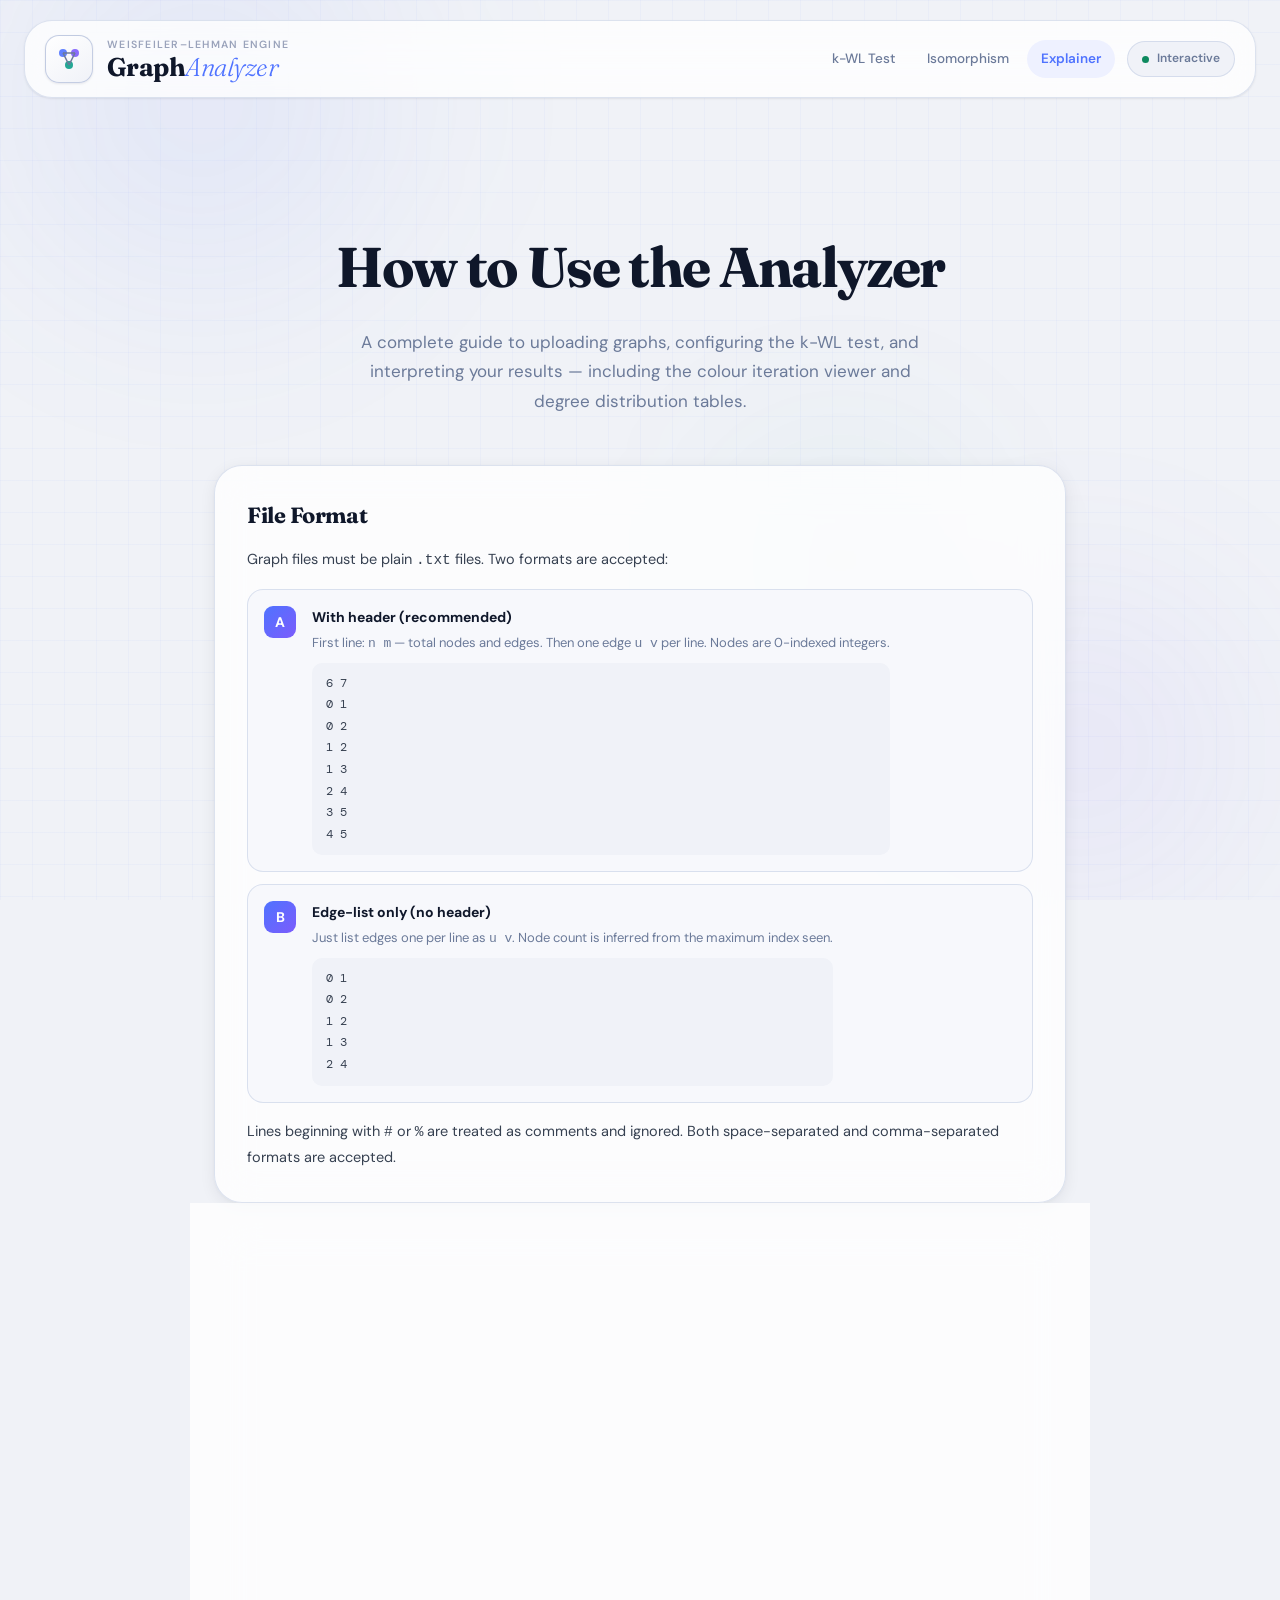
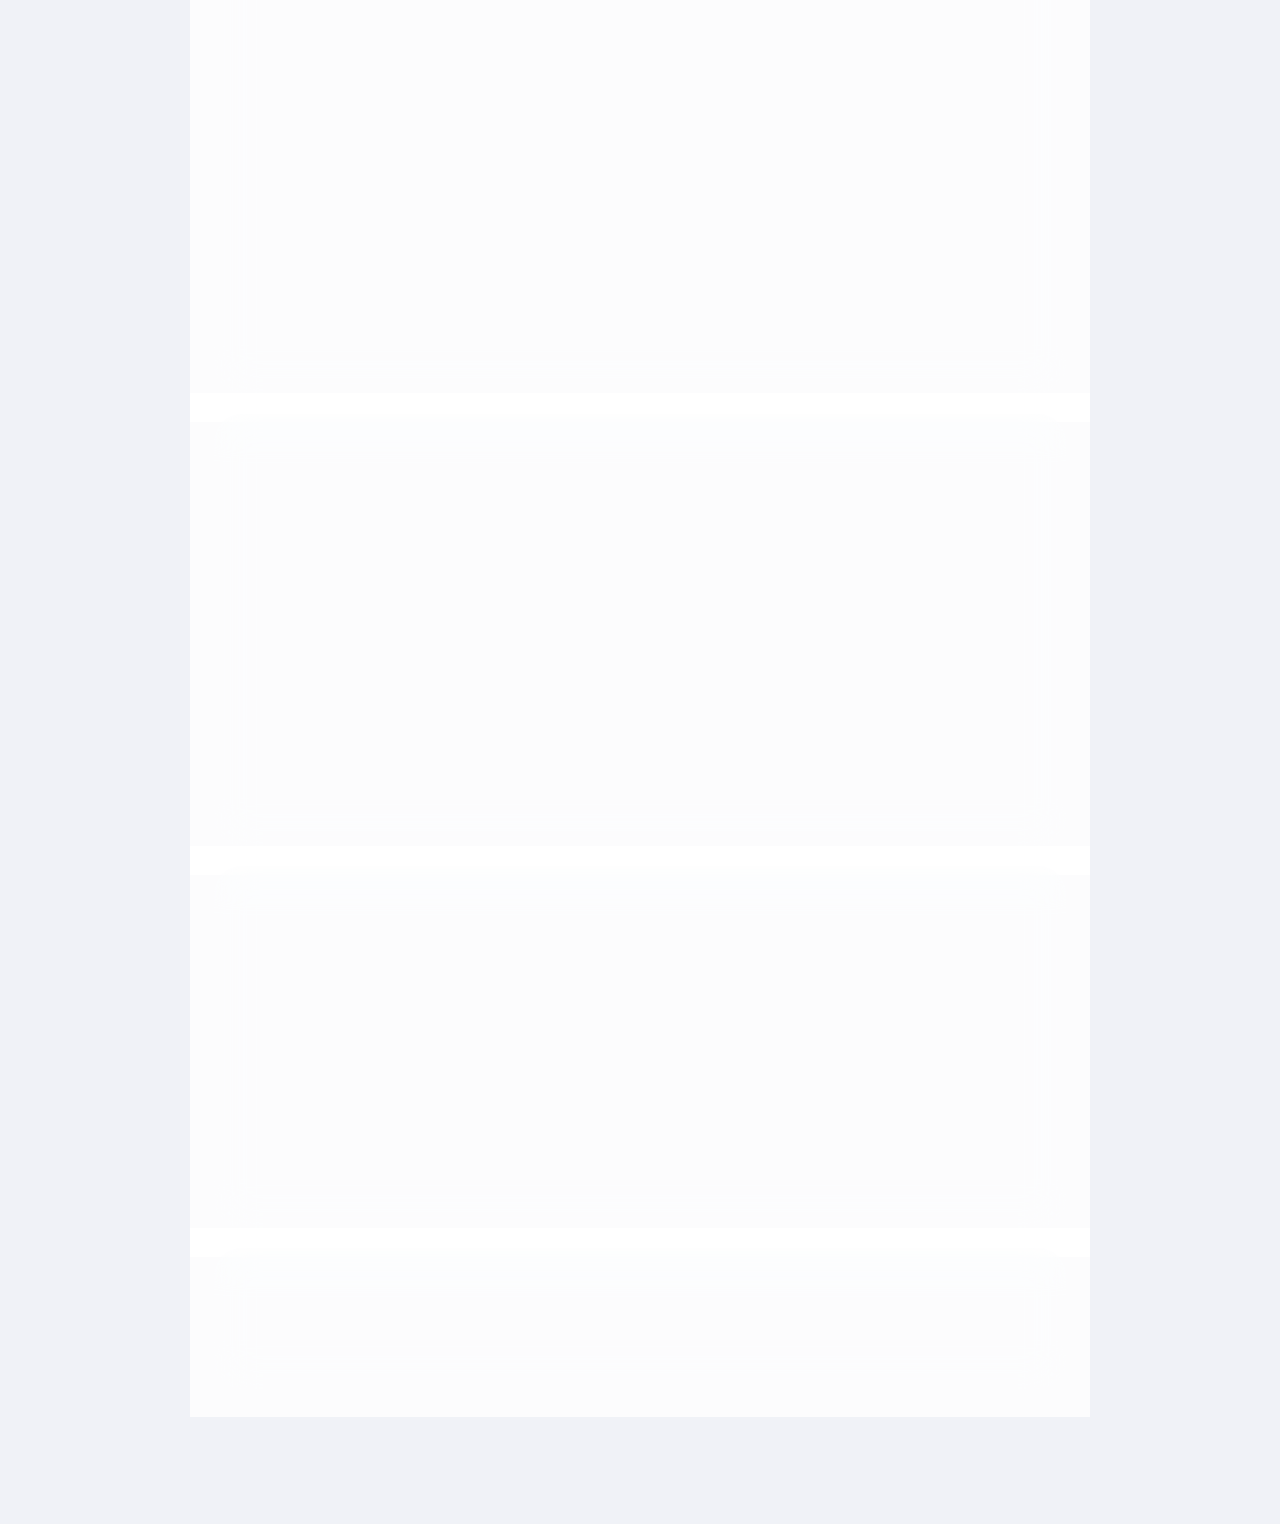
<file: frontend/explain.html>
<!DOCTYPE html>
<html lang="en">
<head>
  <meta charset="UTF-8" />
  <meta name="viewport" content="width=device-width, initial-scale=1.0" />
  <title>Explainer — Graph Analyzer</title>
  <link rel="preconnect" href="https://fonts.googleapis.com" />
  <link rel="preconnect" href="https://fonts.gstatic.com" crossorigin />
  <link href="https://fonts.googleapis.com/css2?family=DM+Sans:wght@300;400;500;600;700&family=DM+Mono:wght@400;500&family=Fraunces:ital,opsz,wght@0,9..144,300;0,9..144,700;1,9..144,400&display=swap" rel="stylesheet" />
  <link rel="stylesheet" href="styles.css" />
</head>
<body>

  <div class="bg-canvas">
    <div class="orb orb-1"></div>
    <div class="orb orb-2"></div>
    <div class="orb orb-3"></div>
  </div>

  <div class="page-shell">
    <header class="topbar">
      <div class="brand">
        <div class="brand-mark">
          <svg width="28" height="28" viewBox="0 0 28 28" fill="none">
            <circle cx="8"  cy="8"  r="4" fill="var(--accent-primary)" opacity="0.9"/>
            <circle cx="20" cy="8"  r="4" fill="var(--accent-violet)"  opacity="0.9"/>
            <circle cx="14" cy="20" r="4" fill="var(--accent-teal)"    opacity="0.9"/>
            <line x1="8"  y1="8"  x2="20" y2="8"  stroke="var(--text-tertiary)" stroke-width="1.5"/>
            <line x1="8"  y1="8"  x2="14" y2="20" stroke="var(--text-tertiary)" stroke-width="1.5"/>
            <line x1="20" y1="8"  x2="14" y2="20" stroke="var(--text-tertiary)" stroke-width="1.5"/>
          </svg>
        </div>
        <div class="brand-copy">
          <span class="brand-tag">Weisfeiler–Lehman Engine</span>
          <h1 class="brand-title">Graph<em>Analyzer</em></h1>
        </div>
      </div>
      <nav class="topbar-nav">
        <a href="index.html"       class="nav-link">k-WL Test</a>
        <a href="isomorphism.html" class="nav-link">Isomorphism</a>
        <a href="explain.html"     class="nav-link active">Explainer</a>
        <div class="status-chip">
          <span class="pulse-dot"></span>
          Interactive
        </div>
      </nav>
    </header>

    <div class="static-page">

      <div class="static-hero anim-slide-up">
        <h2>How to Use the Analyzer</h2>
        <p>A complete guide to uploading graphs, configuring the k-WL test, and interpreting your results — including the colour iteration viewer and degree distribution tables.</p>
      </div>

      <!-- File format -->
      <div class="static-section anim-slide-up anim-d1">
        <h3>File Format</h3>
        <p>Graph files must be plain <code>.txt</code> files. Two formats are accepted:</p>

        <div class="algo-steps" style="margin-top:16px">
          <div class="algo-step">
            <div class="step-num">A</div>
            <div class="step-body">
              <strong>With header (recommended)</strong>
              <p>First line: <code>n m</code> — total nodes and edges. Then one edge <code>u v</code> per line. Nodes are 0-indexed integers.</p>
              <div style="margin-top:8px;padding:10px 14px;background:var(--surface-2);border-radius:10px;font-family:'DM Mono',monospace;font-size:12px;color:var(--text-secondary);line-height:1.8">
                6 7<br>
                0 1<br>
                0 2<br>
                1 2<br>
                1 3<br>
                2 4<br>
                3 5<br>
                4 5
              </div>
            </div>
          </div>
          <div class="algo-step">
            <div class="step-num">B</div>
            <div class="step-body">
              <strong>Edge-list only (no header)</strong>
              <p>Just list edges one per line as <code>u v</code>. Node count is inferred from the maximum index seen.</p>
              <div style="margin-top:8px;padding:10px 14px;background:var(--surface-2);border-radius:10px;font-family:'DM Mono',monospace;font-size:12px;color:var(--text-secondary);line-height:1.8">
                0 1<br>
                0 2<br>
                1 2<br>
                1 3<br>
                2 4
              </div>
            </div>
          </div>
        </div>

        <p style="margin-top:16px">Lines beginning with <code>#</code> or <code>%</code> are treated as comments and ignored. Both space-separated and comma-separated formats are accepted.</p>
      </div>

      <!-- Step by step -->
      <div class="static-section anim-slide-up anim-d2">
        <h3>Step-by-Step Guide</h3>
        <div class="algo-steps">
          <div class="algo-step">
            <div class="step-num">1</div>
            <div class="step-body">
              <strong>Choose Analysis Mode</strong>
              <p><em>Single Graph</em> runs k-WL on one graph and shows the colour refinement. <em>Compare</em> runs k-WL on two graphs simultaneously using a shared hash map — required for a valid isomorphism test.</p>
            </div>
          </div>
          <div class="algo-step">
            <div class="step-num">2</div>
            <div class="step-body">
              <strong>Set k (Refinement Depth)</strong>
              <p>Use the <strong>−</strong> and <strong>+</strong> buttons to choose k from 1 to 5. The safe-limits table below updates to show the maximum graph size for that k. Start with k=1 for large graphs, increase for more distinguishing power.</p>
            </div>
          </div>
          <div class="algo-step">
            <div class="step-num">3</div>
            <div class="step-body">
              <strong>Upload Graph File(s)</strong>
              <p>Click the upload zone or drag and drop a <code>.txt</code> file. In Compare mode, upload Graph A and Graph B separately. The zone turns green when a file is loaded.</p>
            </div>
          </div>
          <div class="algo-step">
            <div class="step-num">4</div>
            <div class="step-body">
              <strong>Run Analysis</strong>
              <p>Click <em>Run Analysis</em>. A progress bar tracks parsing, refinement, and visualization. The algorithm enforces the safe-limits table — if your graph is too large for the chosen k, a clear error explains what to do.</p>
            </div>
          </div>
          <div class="algo-step">
            <div class="step-num">5</div>
            <div class="step-body">
              <strong>Read the Results</strong>
              <p>Results appear in four sections: <em>Analysis Summary</em> (counts), <em>Isomorphism Verdict</em> (compare mode), <em>Color Iterations</em> (interactive graph viewer), and <em>Degree Distribution</em> (per-node tables).</p>
            </div>
          </div>
        </div>
      </div>

      <!-- Reading results -->
      <div class="static-section anim-slide-up anim-d3">
        <h3>Reading the Results</h3>

        <p><strong>Isomorphism Verdict</strong> — shown only in Compare mode. A green ✓ Isomorphic means k-WL cannot distinguish the graphs (they may be isomorphic). A red ✗ Non-Isomorphic is conclusive: the graphs are definitely different. The three signal cards show:</p>
        <ul>
          <li><em>Degree Sequence</em> — do both graphs have the same sorted degree multiset?</li>
          <li><em>k-WL Certificate</em> — do the final tuple colour histograms match?</li>
          <li><em>Divergence</em> — which iteration first produced different node colour distributions?</li>
        </ul>

        <p style="margin-top:12px"><strong>Color Iterations viewer</strong> — click the iteration tabs (Initial, Iter 1, Iter 2 …) to step through each round of colour refinement. Node colours update to reflect their colour class at that iteration. Hover any node to see its id, colour class, and degree. Drag nodes to rearrange the layout.</p>

        <p style="margin-top:12px"><strong>Degree Distribution table</strong> — lists every node and its degree. Nodes with a unique degree (degree that no other node shares) are highlighted in red — these are structural anomalies that often make two graphs easy to distinguish.</p>
      </div>

      <!-- Safe limits -->
      <div class="static-section anim-slide-up anim-d4">
        <h3>Understanding the Size Limits</h3>
        <p>k-WL operates on all n<sup>k</sup> ordered k-tuples. This grows explosively with k:</p>
        <ul>
          <li>k=1, n=1000 → 1,000 tuples ✓</li>
          <li>k=2, n=100 → 10,000 tuples ✓</li>
          <li>k=3, n=50 → 125,000 tuples ✓ (but slow)</li>
          <li>k=3, n=200 → 8,000,000 tuples ✗ browser will freeze</li>
          <li>k=5, n=20 → 3,200,000 tuples — already pushing limits</li>
        </ul>
        <p>The analyzer blocks analysis before it starts if your graph exceeds the safe limit for the chosen k, and suggests a lower k or a smaller graph. The limits in the sidebar are conservative — they ensure a responsive browser experience on typical hardware.</p>
      </div>

      <div class="static-section anim-slide-up">
        <h3>Ready?</h3>
        <p>Go to the <a href="index.html" style="color:var(--accent-primary);font-weight:600">k-WL Analyzer</a> and upload your first graph. For theory, visit the <a href="kwl.html" style="color:var(--accent-primary);font-weight:600">k-WL Test</a> and <a href="isomorphism.html" style="color:var(--accent-primary);font-weight:600">Isomorphism</a> pages.</p>
      </div>

    </div>
  </div>

</body>
</html>
</file>
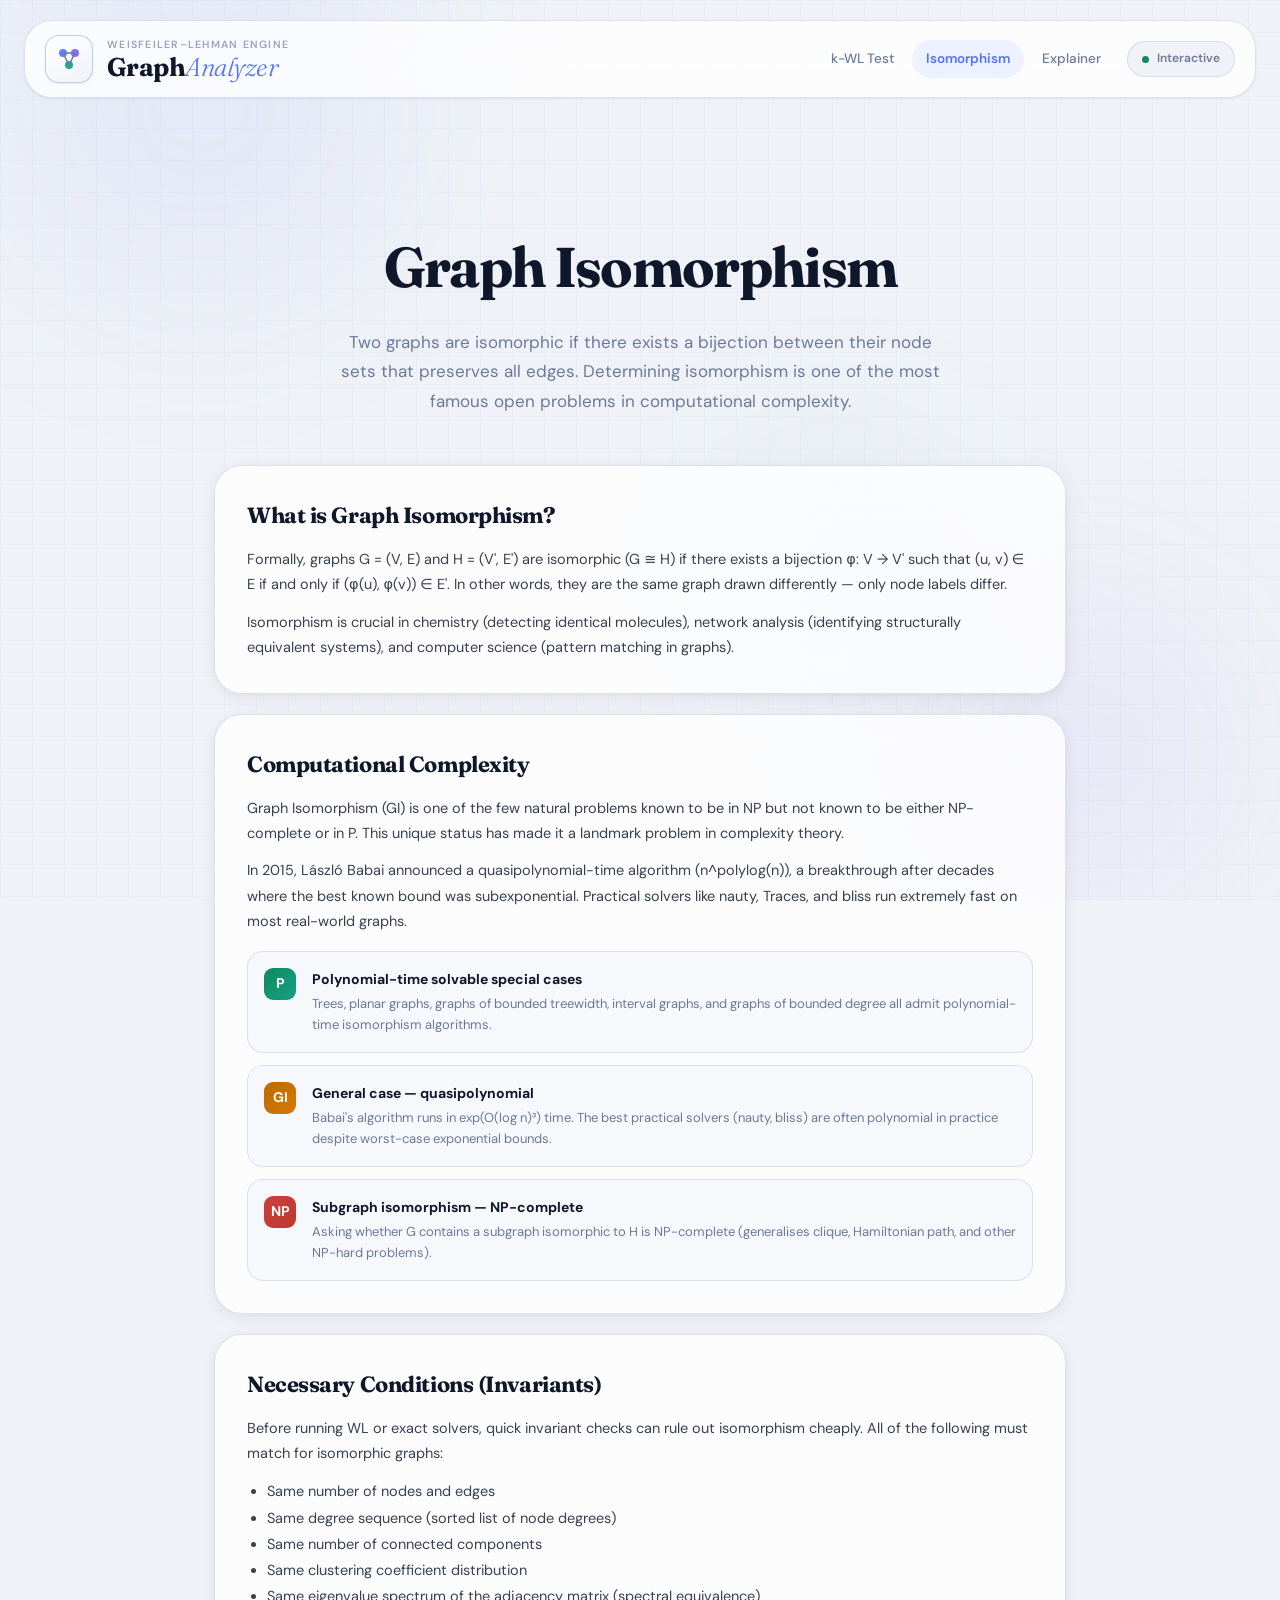
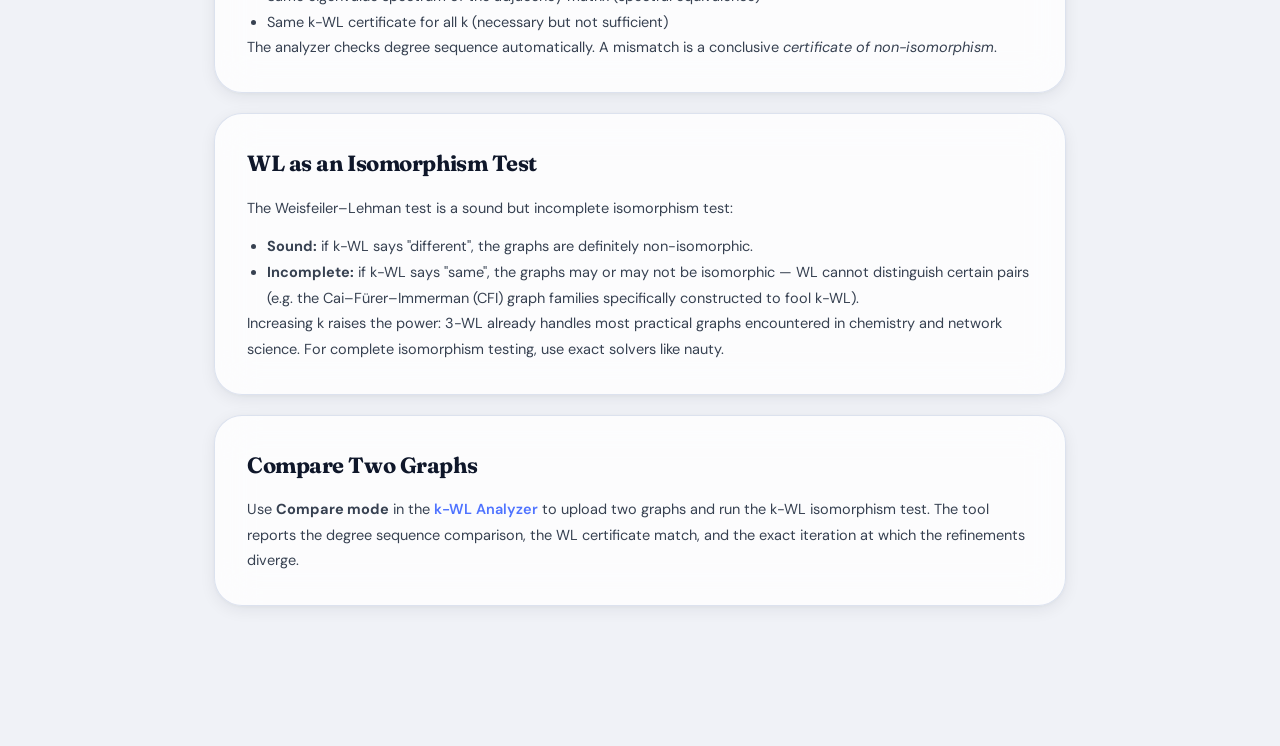
<file: frontend/isomorphism.html>
<!DOCTYPE html>
<html lang="en">
<head>
  <meta charset="UTF-8" />
  <meta name="viewport" content="width=device-width, initial-scale=1.0" />
  <title>Isomorphism — Graph Analyzer</title>
  <link rel="preconnect" href="https://fonts.googleapis.com" />
  <link rel="preconnect" href="https://fonts.gstatic.com" crossorigin />
  <link href="https://fonts.googleapis.com/css2?family=DM+Sans:wght@300;400;500;600;700&family=DM+Mono:wght@400;500&family=Fraunces:ital,opsz,wght@0,9..144,300;0,9..144,700;1,9..144,400&display=swap" rel="stylesheet" />
  <link rel="stylesheet" href="styles.css" />
</head>
<body>

  <div class="bg-canvas">
    <div class="orb orb-1"></div>
    <div class="orb orb-2"></div>
    <div class="orb orb-3"></div>
  </div>

  <div class="page-shell">
    <header class="topbar">
      <div class="brand">
        <div class="brand-mark">
          <svg width="28" height="28" viewBox="0 0 28 28" fill="none">
            <circle cx="8"  cy="8"  r="4" fill="var(--accent-primary)" opacity="0.9"/>
            <circle cx="20" cy="8"  r="4" fill="var(--accent-violet)"  opacity="0.9"/>
            <circle cx="14" cy="20" r="4" fill="var(--accent-teal)"    opacity="0.9"/>
            <line x1="8"  y1="8"  x2="20" y2="8"  stroke="var(--text-tertiary)" stroke-width="1.5"/>
            <line x1="8"  y1="8"  x2="14" y2="20" stroke="var(--text-tertiary)" stroke-width="1.5"/>
            <line x1="20" y1="8"  x2="14" y2="20" stroke="var(--text-tertiary)" stroke-width="1.5"/>
          </svg>
        </div>
        <div class="brand-copy">
          <span class="brand-tag">Weisfeiler–Lehman Engine</span>
          <h1 class="brand-title">Graph<em>Analyzer</em></h1>
        </div>
      </div>
      <nav class="topbar-nav">
        <a href="index.html"       class="nav-link">k-WL Test</a>
        <a href="isomorphism.html" class="nav-link active">Isomorphism</a>
        <a href="explain.html"     class="nav-link">Explainer</a>
        <div class="status-chip">
          <span class="pulse-dot"></span>
          Interactive
        </div>
      </nav>
    </header>

    <div class="static-page">

      <div class="static-hero anim-slide-up">
        <h2>Graph Isomorphism</h2>
        <p>Two graphs are isomorphic if there exists a bijection between their node sets that preserves all edges. Determining isomorphism is one of the most famous open problems in computational complexity.</p>
      </div>

      <div class="static-section anim-slide-up anim-d1">
        <h3>What is Graph Isomorphism?</h3>
        <p>Formally, graphs G = (V, E) and H = (V', E') are isomorphic (G ≅ H) if there exists a bijection φ: V → V' such that (u, v) ∈ E if and only if (φ(u), φ(v)) ∈ E'. In other words, they are the same graph drawn differently — only node labels differ.</p>
        <p>Isomorphism is crucial in chemistry (detecting identical molecules), network analysis (identifying structurally equivalent systems), and computer science (pattern matching in graphs).</p>
      </div>

      <div class="static-section anim-slide-up anim-d2">
        <h3>Computational Complexity</h3>
        <p>Graph Isomorphism (GI) is one of the few natural problems known to be in NP but not known to be either NP-complete or in P. This unique status has made it a landmark problem in complexity theory.</p>
        <p>In 2015, László Babai announced a quasipolynomial-time algorithm (n^polylog(n)), a breakthrough after decades where the best known bound was subexponential. Practical solvers like nauty, Traces, and bliss run extremely fast on most real-world graphs.</p>
        <div class="algo-steps" style="margin-top:16px">
          <div class="algo-step">
            <div class="step-num" style="background:linear-gradient(135deg,var(--success),#16a085)">P</div>
            <div class="step-body">
              <strong>Polynomial-time solvable special cases</strong>
              <p>Trees, planar graphs, graphs of bounded treewidth, interval graphs, and graphs of bounded degree all admit polynomial-time isomorphism algorithms.</p>
            </div>
          </div>
          <div class="algo-step">
            <div class="step-num" style="background:linear-gradient(135deg,var(--warning),#d97706)">GI</div>
            <div class="step-body">
              <strong>General case — quasipolynomial</strong>
              <p>Babai's algorithm runs in exp(O(log n)³) time. The best practical solvers (nauty, bliss) are often polynomial in practice despite worst-case exponential bounds.</p>
            </div>
          </div>
          <div class="algo-step">
            <div class="step-num" style="background:linear-gradient(135deg,var(--danger),#c0392b)">NP</div>
            <div class="step-body">
              <strong>Subgraph isomorphism — NP-complete</strong>
              <p>Asking whether G contains a subgraph isomorphic to H is NP-complete (generalises clique, Hamiltonian path, and other NP-hard problems).</p>
            </div>
          </div>
        </div>
      </div>

      <div class="static-section anim-slide-up anim-d3">
        <h3>Necessary Conditions (Invariants)</h3>
        <p>Before running WL or exact solvers, quick invariant checks can rule out isomorphism cheaply. All of the following must match for isomorphic graphs:</p>
        <ul>
          <li>Same number of nodes and edges</li>
          <li>Same degree sequence (sorted list of node degrees)</li>
          <li>Same number of connected components</li>
          <li>Same clustering coefficient distribution</li>
          <li>Same eigenvalue spectrum of the adjacency matrix (spectral equivalence)</li>
          <li>Same k-WL certificate for all k (necessary but not sufficient)</li>
        </ul>
        <p>The analyzer checks degree sequence automatically. A mismatch is a conclusive <em>certificate of non-isomorphism</em>.</p>
      </div>

      <div class="static-section anim-slide-up anim-d4">
        <h3>WL as an Isomorphism Test</h3>
        <p>The Weisfeiler–Lehman test is a sound but incomplete isomorphism test:</p>
        <ul>
          <li><strong>Sound:</strong> if k-WL says "different", the graphs are definitely non-isomorphic.</li>
          <li><strong>Incomplete:</strong> if k-WL says "same", the graphs may or may not be isomorphic — WL cannot distinguish certain pairs (e.g. the Cai–Fürer–Immerman (CFI) graph families specifically constructed to fool k-WL).</li>
        </ul>
        <p>Increasing k raises the power: 3-WL already handles most practical graphs encountered in chemistry and network science. For complete isomorphism testing, use exact solvers like nauty.</p>
      </div>

      <div class="static-section anim-slide-up">
        <h3>Compare Two Graphs</h3>
        <p>Use <strong>Compare mode</strong> in the <a href="index.html" style="color:var(--accent-primary);font-weight:600">k-WL Analyzer</a> to upload two graphs and run the k-WL isomorphism test. The tool reports the degree sequence comparison, the WL certificate match, and the exact iteration at which the refinements diverge.</p>
      </div>

    </div>
  </div>

</body>
</html>
</file>
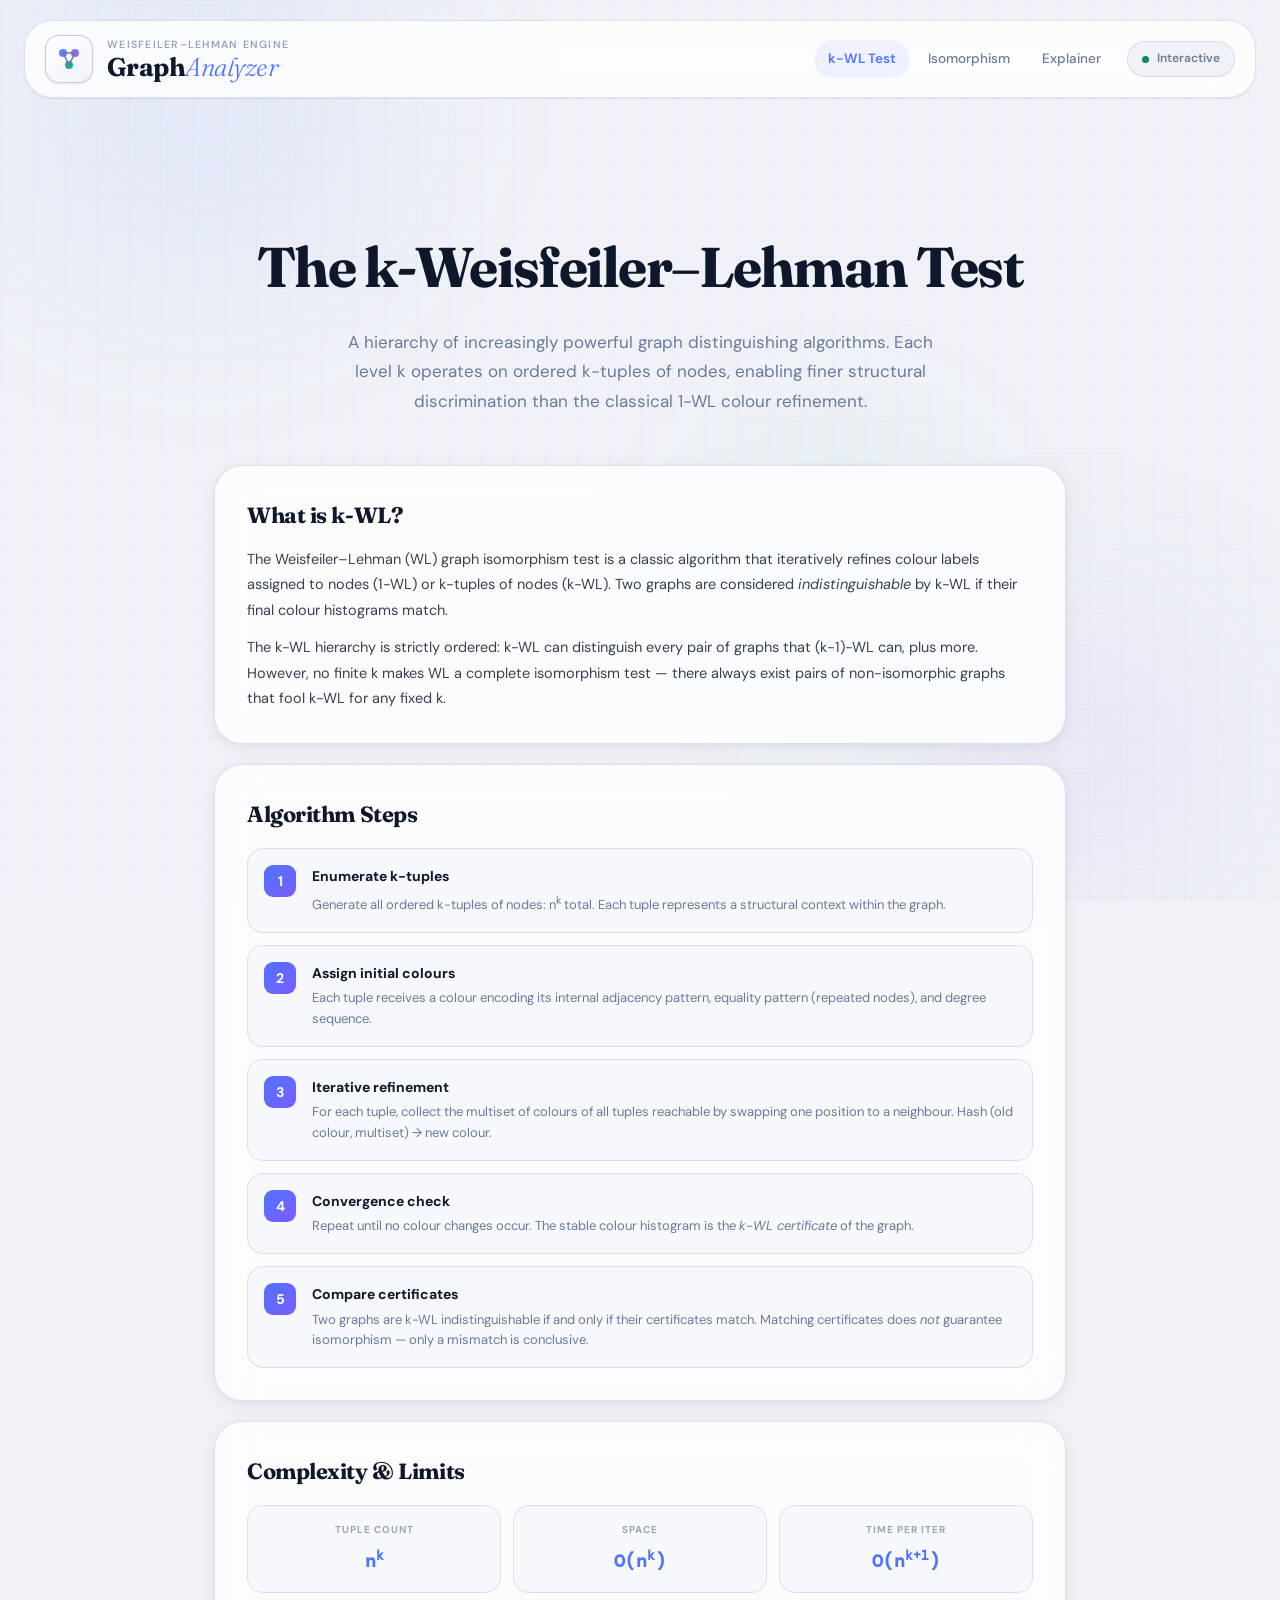
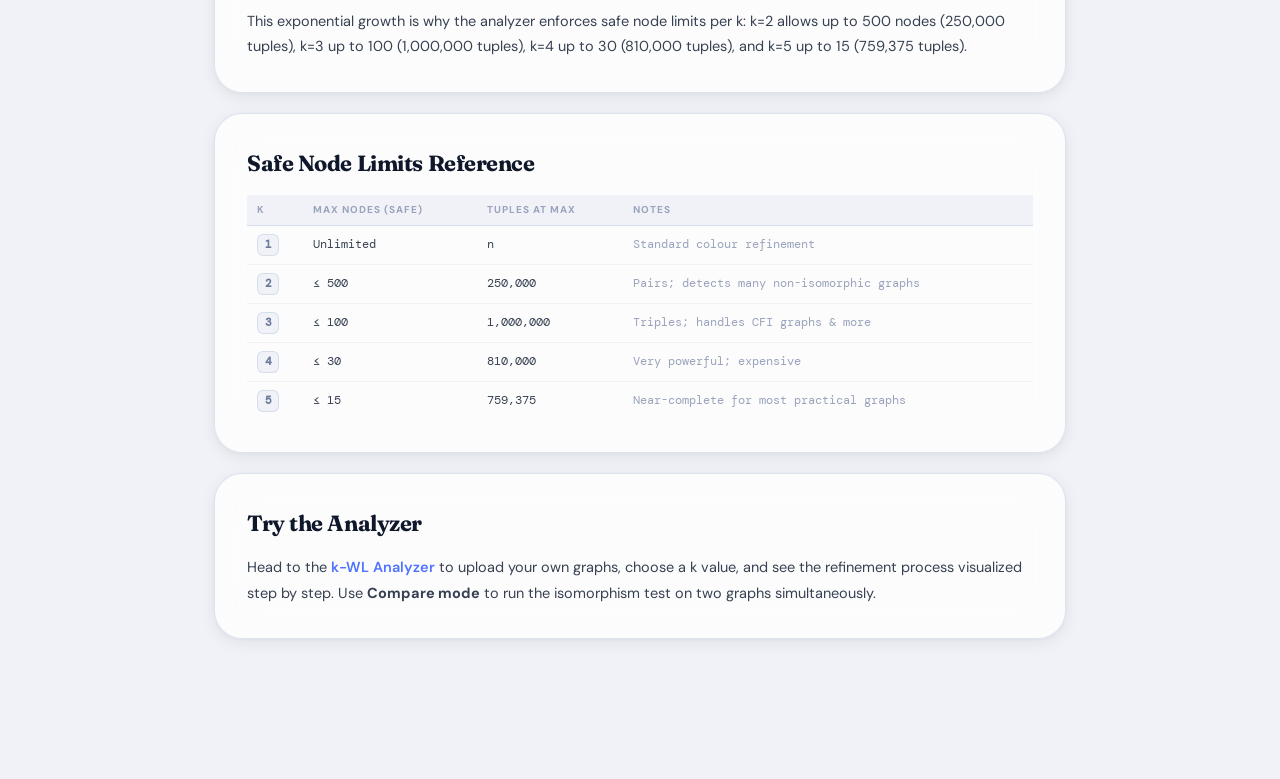
<file: frontend/kwl.html>
<!DOCTYPE html>
<html lang="en">
<head>
  <meta charset="UTF-8" />
  <meta name="viewport" content="width=device-width, initial-scale=1.0" />
  <title>k-WL Test — Graph Analyzer</title>
  <link rel="preconnect" href="https://fonts.googleapis.com" />
  <link rel="preconnect" href="https://fonts.gstatic.com" crossorigin />
  <link href="https://fonts.googleapis.com/css2?family=DM+Sans:wght@300;400;500;600;700&family=DM+Mono:wght@400;500&family=Fraunces:ital,opsz,wght@0,9..144,300;0,9..144,700;1,9..144,400&display=swap" rel="stylesheet" />
  <link rel="stylesheet" href="styles.css" />
</head>
<body>

  <div class="bg-canvas">
    <div class="orb orb-1"></div>
    <div class="orb orb-2"></div>
    <div class="orb orb-3"></div>
  </div>

  <div class="page-shell">
    <header class="topbar">
      <div class="brand">
        <div class="brand-mark">
          <svg width="28" height="28" viewBox="0 0 28 28" fill="none">
            <circle cx="8"  cy="8"  r="4" fill="var(--accent-primary)" opacity="0.9"/>
            <circle cx="20" cy="8"  r="4" fill="var(--accent-violet)"  opacity="0.9"/>
            <circle cx="14" cy="20" r="4" fill="var(--accent-teal)"    opacity="0.9"/>
            <line x1="8"  y1="8"  x2="20" y2="8"  stroke="var(--text-tertiary)" stroke-width="1.5"/>
            <line x1="8"  y1="8"  x2="14" y2="20" stroke="var(--text-tertiary)" stroke-width="1.5"/>
            <line x1="20" y1="8"  x2="14" y2="20" stroke="var(--text-tertiary)" stroke-width="1.5"/>
          </svg>
        </div>
        <div class="brand-copy">
          <span class="brand-tag">Weisfeiler–Lehman Engine</span>
          <h1 class="brand-title">Graph<em>Analyzer</em></h1>
        </div>
      </div>
      <nav class="topbar-nav">
        <a href="index.html"       class="nav-link active">k-WL Test</a>
        <a href="isomorphism.html" class="nav-link">Isomorphism</a>
        <a href="explain.html"     class="nav-link">Explainer</a>
        <div class="status-chip">
          <span class="pulse-dot"></span>
          Interactive
        </div>
      </nav>
    </header>

    <div class="static-page">

      <div class="static-hero anim-slide-up">
        <h2>The k-Weisfeiler–Lehman Test</h2>
        <p>A hierarchy of increasingly powerful graph distinguishing algorithms. Each level k operates on ordered k-tuples of nodes, enabling finer structural discrimination than the classical 1-WL colour refinement.</p>
      </div>

      <div class="static-section anim-slide-up anim-d1">
        <h3>What is k-WL?</h3>
        <p>The Weisfeiler–Lehman (WL) graph isomorphism test is a classic algorithm that iteratively refines colour labels assigned to nodes (1-WL) or k-tuples of nodes (k-WL). Two graphs are considered <em>indistinguishable</em> by k-WL if their final colour histograms match.</p>
        <p>The k-WL hierarchy is strictly ordered: k-WL can distinguish every pair of graphs that (k−1)-WL can, plus more. However, no finite k makes WL a complete isomorphism test — there always exist pairs of non-isomorphic graphs that fool k-WL for any fixed k.</p>
      </div>

      <div class="static-section anim-slide-up anim-d2">
        <h3>Algorithm Steps</h3>
        <div class="algo-steps">
          <div class="algo-step">
            <div class="step-num">1</div>
            <div class="step-body">
              <strong>Enumerate k-tuples</strong>
              <p>Generate all ordered k-tuples of nodes: n<sup>k</sup> total. Each tuple represents a structural context within the graph.</p>
            </div>
          </div>
          <div class="algo-step">
            <div class="step-num">2</div>
            <div class="step-body">
              <strong>Assign initial colours</strong>
              <p>Each tuple receives a colour encoding its internal adjacency pattern, equality pattern (repeated nodes), and degree sequence.</p>
            </div>
          </div>
          <div class="algo-step">
            <div class="step-num">3</div>
            <div class="step-body">
              <strong>Iterative refinement</strong>
              <p>For each tuple, collect the multiset of colours of all tuples reachable by swapping one position to a neighbour. Hash (old colour, multiset) → new colour.</p>
            </div>
          </div>
          <div class="algo-step">
            <div class="step-num">4</div>
            <div class="step-body">
              <strong>Convergence check</strong>
              <p>Repeat until no colour changes occur. The stable colour histogram is the <em>k-WL certificate</em> of the graph.</p>
            </div>
          </div>
          <div class="algo-step">
            <div class="step-num">5</div>
            <div class="step-body">
              <strong>Compare certificates</strong>
              <p>Two graphs are k-WL indistinguishable if and only if their certificates match. Matching certificates does <em>not</em> guarantee isomorphism — only a mismatch is conclusive.</p>
            </div>
          </div>
        </div>
      </div>

      <div class="static-section anim-slide-up anim-d3">
        <h3>Complexity &amp; Limits</h3>
        <div class="complexity-grid">
          <div class="complexity-box">
            <div class="c-label">Tuple count</div>
            <div class="c-val">n<sup style="font-size:13px">k</sup></div>
          </div>
          <div class="complexity-box">
            <div class="c-label">Space</div>
            <div class="c-val">O(n<sup style="font-size:13px">k</sup>)</div>
          </div>
          <div class="complexity-box">
            <div class="c-label">Time per iter</div>
            <div class="c-val">O(n<sup style="font-size:13px">k+1</sup>)</div>
          </div>
        </div>
        <p style="margin-top:16px">This exponential growth is why the analyzer enforces safe node limits per k: k=2 allows up to 500 nodes (250,000 tuples), k=3 up to 100 (1,000,000 tuples), k=4 up to 30 (810,000 tuples), and k=5 up to 15 (759,375 tuples).</p>
      </div>

      <div class="static-section anim-slide-up anim-d4">
        <h3>Safe Node Limits Reference</h3>
        <table class="kwl-limits-table" style="margin-top:8px">
          <thead><tr><th>k</th><th>Max nodes (safe)</th><th>Tuples at max</th><th>Notes</th></tr></thead>
          <tbody>
            <tr><td><span class="k-badge">1</span></td><td>Unlimited</td><td>n</td><td style="font-size:12px;color:var(--text-muted)">Standard colour refinement</td></tr>
            <tr><td><span class="k-badge">2</span></td><td>≤ 500</td><td>250,000</td><td style="font-size:12px;color:var(--text-muted)">Pairs; detects many non-isomorphic graphs</td></tr>
            <tr><td><span class="k-badge">3</span></td><td>≤ 100</td><td>1,000,000</td><td style="font-size:12px;color:var(--text-muted)">Triples; handles CFI graphs &amp; more</td></tr>
            <tr><td><span class="k-badge">4</span></td><td>≤ 30</td><td>810,000</td><td style="font-size:12px;color:var(--text-muted)">Very powerful; expensive</td></tr>
            <tr><td><span class="k-badge">5</span></td><td>≤ 15</td><td>759,375</td><td style="font-size:12px;color:var(--text-muted)">Near-complete for most practical graphs</td></tr>
          </tbody>
        </table>
      </div>

      <div class="static-section anim-slide-up">
        <h3>Try the Analyzer</h3>
        <p>Head to the <a href="index.html" style="color:var(--accent-primary);font-weight:600">k-WL Analyzer</a> to upload your own graphs, choose a k value, and see the refinement process visualized step by step. Use <strong>Compare mode</strong> to run the isomorphism test on two graphs simultaneously.</p>
      </div>

    </div>
  </div>

</body>
</html>
</file>
<file: frontend/styles.css>
/* ============================================================
   styles.css — k-WL Graph Analyzer
   Light theme · Premium design · Advanced animations
   ============================================================ */

/* ------ DESIGN TOKENS -------------------------------------- */
:root {
  /* Background */
  --bg-base: #f0f2f7;
  --bg-page: #eceef5;

  /* Surfaces */
  --surface-0: #ffffff;
  --surface-1: #f7f8fc;
  --surface-2: #f0f2f8;
  --surface-glass: rgba(255, 255, 255, 0.78);

  /* Borders */
  --border-light: rgba(180, 192, 220, 0.45);
  --border-med: rgba(160, 175, 210, 0.6);
  --border-focus: rgba(79, 115, 255, 0.4);

  /* Text */
  --text-primary: #0f172a;
  --text-secondary: #374151;
  --text-tertiary: #6b7a99;
  --text-muted: #9aa3bb;

  /* Accents */
  --accent-primary: #4f73ff;
  --accent-primary-soft: #eef1ff;
  --accent-violet: #7c5cfc;
  --accent-violet-soft: #f0ecff;
  --accent-teal: #0d9e8a;
  --accent-teal-soft: #e6faf7;

  /* Semantic */
  --success: #0e8a5f;
  --success-soft: #e8f9f3;
  --success-border: rgba(14, 138, 95, 0.2);
  --danger: #c94040;
  --danger-soft: #fff0f0;
  --danger-border: rgba(201, 64, 64, 0.2);
  --warning: #b86b00;
  --warning-soft: #fff7ea;
  --warning-border: rgba(184, 107, 0, 0.2);

  /* Shadows */
  --shadow-xs: 0 1px 3px rgba(15, 23, 42, 0.05), 0 1px 2px rgba(15, 23, 42, 0.04);
  --shadow-sm: 0 4px 16px rgba(15, 23, 42, 0.07), 0 1px 4px rgba(15, 23, 42, 0.04);
  --shadow-md: 0 12px 32px rgba(15, 23, 42, 0.09), 0 4px 12px rgba(15, 23, 42, 0.05);
  --shadow-lg: 0 24px 56px rgba(15, 23, 42, 0.12), 0 8px 20px rgba(15, 23, 42, 0.06);
  --shadow-accent: 0 12px 36px rgba(79, 115, 255, 0.2), 0 4px 12px rgba(79, 115, 255, 0.12);

  /* Radii */
  --r-sm: 10px;
  --r-md: 16px;
  --r-lg: 22px;
  --r-xl: 28px;
  --r-pill: 999px;

  /* Spacing */
  --sp-1: 8px;
  --sp-2: 16px;
  --sp-3: 24px;
  --sp-4: 32px;
  --sp-5: 48px;

  /* Graph node colors (harmonious) */
  --gn-0: #4f73ff;
  --gn-1: #7c5cfc;
  --gn-2: #0d9e8a;
  --gn-3: #e67e22;
  --gn-4: #c94040;
  --gn-5: #2980b9;
  --gn-6: #8e44ad;
  --gn-7: #27ae60;
  --gn-8: #d35400;
  --gn-9: #2c3e50;
}

/* ------ RESET & BASE -------------------------------------- */
*, *::before, *::after { box-sizing: border-box; }

html, body {
  min-height: 100%;
  scroll-behavior: smooth;
}

body {
  margin: 0;
  font-family: 'DM Sans', system-ui, -apple-system, sans-serif;
  font-size: 15px;
  line-height: 1.6;
  color: var(--text-primary);
  background: var(--bg-base);
  overflow-x: hidden;
  -webkit-font-smoothing: antialiased;
}

button, input, a { font: inherit; }
button { border: 0; background: none; cursor: pointer; }
a { color: inherit; text-decoration: none; }

/* ------ ANIMATED BACKGROUND -------------------------------- */
.bg-canvas {
  position: fixed;
  inset: 0;
  z-index: 0;
  overflow: hidden;
  pointer-events: none;
}

.bg-canvas::before {
  content: '';
  position: absolute;
  inset: 0;
  background-image:
    linear-gradient(rgba(79, 115, 255, 0.035) 1px, transparent 1px),
    linear-gradient(90deg, rgba(79, 115, 255, 0.035) 1px, transparent 1px);
  background-size: 32px 32px;
}

.orb {
  position: absolute;
  border-radius: 50%;
  filter: blur(70px);
  animation: orbFloat 20s ease-in-out infinite;
  will-change: transform;
}

.orb-1 {
  width: 600px; height: 600px;
  background: radial-gradient(circle, rgba(79, 115, 255, 0.09) 0%, transparent 70%);
  top: -200px; left: -100px;
  animation-duration: 22s;
}

.orb-2 {
  width: 500px; height: 500px;
  background: radial-gradient(circle, rgba(124, 92, 252, 0.08) 0%, transparent 70%);
  bottom: -100px; right: -50px;
  animation-duration: 18s;
  animation-delay: -8s;
}

.orb-3 {
  width: 400px; height: 400px;
  background: radial-gradient(circle, rgba(13, 158, 138, 0.06) 0%, transparent 70%);
  top: 40%; left: 50%;
  animation-duration: 26s;
  animation-delay: -14s;
}

@keyframes orbFloat {
  0%, 100% { transform: translate(0, 0) scale(1); }
  33%       { transform: translate(30px, -40px) scale(1.05); }
  66%       { transform: translate(-20px, 30px) scale(0.96); }
}

/* ------ LAYOUT -------------------------------------------- */
.page-shell {
  position: relative;
  z-index: 1;
  max-width: 1640px;
  margin: 0 auto;
  padding: 20px 24px 40px;
}

/* ------ TOPBAR -------------------------------------------- */
.topbar {
  display: flex;
  align-items: center;
  justify-content: space-between;
  gap: 20px;
  margin-bottom: 24px;
  padding: 14px 20px;
  border-radius: var(--r-xl);
  background: var(--surface-glass);
  backdrop-filter: blur(20px);
  -webkit-backdrop-filter: blur(20px);
  border: 1px solid var(--border-light);
  box-shadow: var(--shadow-xs);
}

.brand {
  display: flex;
  align-items: center;
  gap: 14px;
}

.brand-mark {
  width: 48px;
  height: 48px;
  border-radius: 14px;
  background: linear-gradient(145deg, #ffffff, var(--surface-2));
  border: 1px solid var(--border-med);
  box-shadow: var(--shadow-xs);
  display: grid;
  place-items: center;
  transition: transform 0.2s ease, box-shadow 0.2s ease;
}


.brand-tag {
  display: block;
  font-size: 10.5px;
  font-weight: 600;
  letter-spacing: 0.12em;
  text-transform: uppercase;
  color: var(--text-muted);
  margin-bottom: 1px;
}

.brand-title {
  margin: 0;
  font-family: 'Fraunces', Georgia, serif;
  font-size: clamp(20px, 2vw, 28px);
  font-weight: 700;
  line-height: 1;
  letter-spacing: -0.02em;
  color: var(--text-primary);
}

.brand-title em {
  font-style: italic;
  font-weight: 300;
  color: var(--accent-primary);
}

.topbar-nav {
  display: flex;
  align-items: center;
  gap: 4px;
}

.nav-link {
  padding: 8px 14px;
  border-radius: var(--r-pill);
  font-size: 13.5px;
  font-weight: 500;
  color: var(--text-tertiary);
  transition: color 0.15s, background 0.15s;
}

.nav-link:hover {
  color: var(--text-secondary);
  background: var(--surface-2);
}

.nav-link.active {
  color: var(--accent-primary);
  background: var(--accent-primary-soft);
  font-weight: 600;
}

.status-chip {
  display: inline-flex;
  align-items: center;
  gap: 8px;
  padding: 7px 14px;
  border-radius: var(--r-pill);
  background: var(--surface-2);
  border: 1px solid var(--border-light);
  font-size: 12px;
  font-weight: 600;
  color: var(--text-tertiary);
  margin-left: 8px;
}

.pulse-dot {
  width: 7px;
  height: 7px;
  border-radius: 50%;
  background: var(--success);
  animation: pulse 2.4s ease-in-out infinite;
}

@keyframes pulse {
  0%, 100% { box-shadow: 0 0 0 0 rgba(14, 138, 95, 0.5); }
  50%       { box-shadow: 0 0 0 5px rgba(14, 138, 95, 0); }
}

/* ------ WORKSPACE ----------------------------------------- */
.workspace {
  display: grid;
  grid-template-columns: 340px minmax(0, 1fr);
  gap: 20px;
  align-items: start;
}

/* ------ PANELS -------------------------------------------- */
.panel {
  border-radius: var(--r-xl);
  background: var(--surface-glass);
  backdrop-filter: blur(20px);
  -webkit-backdrop-filter: blur(20px);
  border: 1px solid var(--border-light);
  box-shadow: var(--shadow-sm);
  transition: border-color 0.2s, box-shadow 0.2s;
}

.panel:hover {
  border-color: var(--border-med);
  box-shadow: var(--shadow-md);
}

.config-panel {
  padding: 22px;
  display: flex;
  flex-direction: column;
  gap: 20px;
}

.panel-header {
  margin-bottom: 4px;
}

.panel-eyebrow {
  font-size: 10.5px;
  font-weight: 700;
  letter-spacing: 0.14em;
  text-transform: uppercase;
  color: var(--text-muted);
  margin: 0 0 6px;
}

.panel-header h2 {
  margin: 0;
  font-family: 'Fraunces', serif;
  font-size: 22px;
  font-weight: 700;
  letter-spacing: -0.02em;
  color: var(--text-primary);
}

.control-rail {
  display: flex;
  flex-direction: column;
  gap: 14px;
}

/* ------ FIELD BLOCKS -------------------------------------- */
.field-block {
  display: flex;
  flex-direction: column;
  gap: 10px;
}

.field-label {
  font-size: 12.5px;
  font-weight: 700;
  letter-spacing: 0.03em;
  color: var(--text-secondary);
}

.field-label-row {
  display: flex;
  align-items: center;
  justify-content: space-between;
}

.field-tag {
  font-size: 11px;
  font-weight: 600;
  color: var(--text-muted);
  background: var(--surface-2);
  border: 1px solid var(--border-light);
  padding: 3px 9px;
  border-radius: var(--r-pill);
}

.field-hint {
  font-size: 11.5px;
  color: var(--text-muted);
  margin: 0;
  line-height: 1.5;
}

/* ------ MODE TOGGLE --------------------------------------- */
.mode-toggle {
  display: grid;
  grid-template-columns: 1fr 1fr;
  gap: 6px;
  padding: 6px;
  background: var(--surface-2);
  border: 1px solid var(--border-light);
  border-radius: var(--r-md);
}

.mode-btn {
  display: flex;
  align-items: center;
  justify-content: center;
  gap: 8px;
  padding: 10px 12px;
  border-radius: 11px;
  font-size: 13px;
  font-weight: 600;
  color: var(--text-tertiary);
  transition: all 0.2s cubic-bezier(0.34, 1.56, 0.64, 1);
}

.mode-btn:hover {
  color: var(--text-secondary);
  background: rgba(255,255,255,0.6);
}

.mode-btn.active {
  color: var(--accent-primary);
  background: var(--surface-0);
  box-shadow: var(--shadow-xs), 0 0 0 1px rgba(79, 115, 255, 0.08);
  transform: scale(1.02);
}

.mode-icon {
  display: flex;
  align-items: center;
  opacity: 0.8;
}

/* ------ K CONTROL ----------------------------------------- */
.k-control {
  display: flex;
  align-items: center;
  gap: 10px;
}

.k-stepper {
  width: 44px;
  height: 44px;
  border-radius: 12px;
  background: var(--surface-0);
  border: 1.5px solid var(--border-med);
  font-size: 22px;
  font-weight: 400;
  color: var(--text-tertiary);
  display: grid;
  place-items: center;
  transition: all 0.15s ease;
  line-height: 1;
  box-shadow: var(--shadow-xs);
  flex-shrink: 0;
  user-select: none;
  -webkit-user-select: none;
}

.k-stepper:hover {
  background: var(--accent-primary-soft);
  border-color: var(--border-focus);
  color: var(--accent-primary);
  transform: scale(1.06);
}

.k-stepper:active {
  transform: scale(0.95);
}

/* FIX: replaced <input type="number"> with a plain display div
   to eliminate native spinner arrows that caused invisible value drift */
.k-value-display {
  flex: 1;
  height: 48px;
  border-radius: 13px;
  border: 1.5px solid var(--border-med);
  background: var(--surface-0);
  display: flex;
  align-items: center;
  justify-content: center;
  font-family: 'Fraunces', serif;
  font-size: 28px;
  font-weight: 700;
  color: var(--text-primary);
  box-shadow: var(--shadow-xs);
  transition: border-color 0.15s;
  user-select: none;
  -webkit-user-select: none;
}

.k-value-display.bump {
  animation: kBump 0.35s cubic-bezier(0.34, 1.56, 0.64, 1);
}

@keyframes kBump {
  0%   { transform: scale(1); }
  40%  { transform: scale(1.28); }
  100% { transform: scale(1); }
}

/* ------ k-WL SAFE LIMITS TABLE ---------------------------- */
.kwl-limits-wrap {
  border-radius: var(--r-md);
  border: 1px solid var(--border-light);
  background: var(--surface-1);
  overflow: hidden;
}

.kwl-limits-label {
  display: flex;
  align-items: center;
  gap: 6px;
  padding: 9px 12px 8px;
  font-size: 10.5px;
  font-weight: 700;
  letter-spacing: 0.1em;
  text-transform: uppercase;
  color: var(--text-muted);
  border-bottom: 1px solid var(--border-light);
  background: var(--surface-2);
}

.kwl-limits-table {
  width: 100%;
  border-collapse: collapse;
  font-size: 12px;
}

.kwl-limits-table thead tr {
  border-bottom: 1px solid var(--border-light);
}

.kwl-limits-table th {
  padding: 7px 10px;
  font-size: 10px;
  font-weight: 700;
  letter-spacing: 0.1em;
  text-transform: uppercase;
  color: var(--text-muted);
  text-align: left;
  background: var(--surface-2);
}

.kwl-limits-table td {
  padding: 8px 10px;
  color: var(--text-secondary);
  border-bottom: 1px solid rgba(180, 192, 220, 0.18);
  font-family: 'DM Mono', monospace;
  font-size: 11.5px;
  transition: background 0.15s;
}

.kwl-limits-table tbody tr:last-child td {
  border-bottom: 0;
}

.kwl-limits-table tbody tr:hover td {
  background: var(--surface-0);
}

.kwl-limits-table tbody tr.active-k td {
  background: var(--accent-primary-soft);
  color: var(--accent-primary);
  font-weight: 600;
}

.kwl-limits-table tbody tr.active-k .k-badge {
  background: var(--accent-primary);
  color: white;
}

.k-badge {
  display: inline-flex;
  align-items: center;
  justify-content: center;
  width: 22px;
  height: 22px;
  border-radius: 6px;
  background: var(--surface-2);
  border: 1px solid var(--border-light);
  font-size: 11px;
  font-weight: 700;
  color: var(--text-tertiary);
  transition: background 0.2s, color 0.2s;
}

.tuple-col {
  color: var(--text-muted);
  font-size: 11px;
}

.kwl-limits-table tbody tr.active-k .tuple-col {
  color: var(--accent-primary);
  opacity: 0.8;
}

/* ------ UPLOAD ZONES (FIXED) ------------------------------ */
/*
  FIX: The original code placed input[type=file] absolutely covering
  the whole zone. Any decorative children above z-index:0 swallowed
  clicks before they reached the input. Solution: use a <label for="...">
  that covers the zone, and let the input live hidden but accessible.
*/
.upload-zone {
  position: relative;
  border: 1.5px dashed var(--border-med);
  border-radius: var(--r-md);
  background: var(--surface-1);
  padding: 16px;
  transition: all 0.2s ease;
  display: grid;
  grid-template-columns: 40px 1fr;
  grid-template-rows: auto auto;
  gap: 0 12px;
  align-items: center;
  overflow: hidden;
}

/* The label covers the entire zone, making the whole card clickable */
.upload-zone .upload-trigger-label {
  position: absolute;
  inset: 0;
  cursor: pointer;
  z-index: 2;
}

/* Input is hidden but still functional via the label */
.upload-zone input[type="file"] {
  position: absolute;
  width: 1px;
  height: 1px;
  opacity: 0;
  pointer-events: none;
}

.upload-zone:hover,
.upload-zone.dragover {
  border-color: var(--accent-primary);
  background: var(--accent-primary-soft);
  transform: translateY(-1px);
  box-shadow: var(--shadow-sm);
}

.upload-zone.loaded {
  border-color: var(--success);
  background: var(--success-soft);
  border-style: solid;
}

.upload-icon {
  width: 40px;
  height: 40px;
  border-radius: 11px;
  background: var(--surface-0);
  border: 1px solid var(--border-light);
  display: grid;
  place-items: center;
  color: var(--text-tertiary);
  grid-row: 1 / 3;
  box-shadow: var(--shadow-xs);
  position: relative;
  z-index: 1;
}

.upload-zone.loaded .upload-icon {
  background: var(--success-soft);
  border-color: var(--success-border);
  color: var(--success);
}

.upload-text {
  display: flex;
  flex-direction: column;
  gap: 1px;
  position: relative;
  z-index: 1;
}

.upload-text strong {
  font-size: 13.5px;
  font-weight: 700;
  color: var(--text-secondary);
}

.upload-text span {
  font-size: 11.5px;
  color: var(--text-muted);
}

.upload-filename {
  grid-column: 2;
  font-size: 11px;
  font-family: 'DM Mono', monospace;
  color: var(--text-muted);
  white-space: nowrap;
  overflow: hidden;
  text-overflow: ellipsis;
  margin-top: 4px;
  position: relative;
  z-index: 1;
}

.upload-zone.loaded .upload-filename {
  color: var(--success);
  font-weight: 600;
}

.hidden { display: none !important; }

/* ------ SOUND TOGGLE -------------------------------------- */
.sound-row {
  display: flex;
  align-items: center;
  gap: 12px;
  width: 100%;
  padding: 12px 14px;
  border-radius: var(--r-md);
  background: var(--surface-1);
  border: 1px solid var(--border-light);
  transition: all 0.15s ease;
}

.sound-row:hover {
  background: var(--surface-0);
  border-color: var(--border-med);
}

.toggle-track {
  width: 44px;
  height: 26px;
  border-radius: var(--r-pill);
  background: var(--surface-2);
  border: 1px solid var(--border-med);
  position: relative;
  flex-shrink: 0;
  transition: background 0.2s ease;
}

.sound-row[aria-pressed="true"] .toggle-track {
  background: var(--accent-primary);
  border-color: transparent;
}

.toggle-thumb {
  position: absolute;
  top: 3px;
  left: 3px;
  width: 18px;
  height: 18px;
  border-radius: 50%;
  background: white;
  box-shadow: 0 2px 6px rgba(15, 23, 42, 0.16);
  transition: transform 0.22s cubic-bezier(0.34, 1.56, 0.64, 1);
}

.sound-row[aria-pressed="true"] .toggle-thumb {
  transform: translateX(18px);
}

.toggle-label {
  display: flex;
  flex-direction: column;
  gap: 2px;
  text-align: left;
}

.toggle-label span {
  font-size: 13px;
  font-weight: 600;
  color: var(--text-secondary);
}

.toggle-label small {
  font-size: 11px;
  color: var(--text-muted);
}

/* ------ PROGRESS ------------------------------------------ */
.progress-wrap {
  padding: 14px 16px;
  border-radius: var(--r-md);
  background: var(--surface-1);
  border: 1px solid var(--border-light);
  display: flex;
  flex-direction: column;
  gap: 10px;
}

.progress-wrap.hidden { display: none; }

.progress-meta {
  display: flex;
  align-items: center;
  justify-content: space-between;
  font-size: 12.5px;
  font-weight: 600;
  color: var(--text-secondary);
}

#progress-pct {
  color: var(--accent-primary);
  font-family: 'DM Mono', monospace;
}

.progress-rail {
  height: 6px;
  border-radius: var(--r-pill);
  background: var(--surface-2);
  overflow: hidden;
  position: relative;
}

.progress-fill {
  height: 100%;
  width: 0%;
  border-radius: inherit;
  background: linear-gradient(90deg, var(--accent-primary), var(--accent-violet));
  transition: width 280ms ease;
  position: relative;
  z-index: 1;
}

.progress-shimmer {
  position: absolute;
  inset: 0;
  background: linear-gradient(90deg, transparent, rgba(255,255,255,0.5) 50%, transparent);
  animation: shimmer 1.4s linear infinite;
  display: none;
}

.progress-wrap:not(.hidden) .progress-shimmer { display: block; }

@keyframes shimmer {
  from { transform: translateX(-100%); }
  to   { transform: translateX(100%); }
}

/* ------ RUN BUTTON ---------------------------------------- */
.run-btn {
  position: relative;
  width: 100%;
  min-height: 58px;
  border-radius: 18px;
  overflow: hidden;
  color: white;
  cursor: pointer;
  transition: transform 0.2s cubic-bezier(0.34, 1.56, 0.64, 1), box-shadow 0.2s ease;
  box-shadow: var(--shadow-accent);
}

.run-btn-bg {
  position: absolute;
  inset: 0;
  background: linear-gradient(135deg, #4f73ff 0%, #6657ff 50%, #7c5cfc 100%);
  transition: filter 0.2s ease;
}

.run-btn-bg::after {
  content: '';
  position: absolute;
  inset: 0;
  background: linear-gradient(160deg, rgba(255,255,255,0.2) 0%, transparent 50%);
}

@keyframes sheen {
  from { transform: translateX(-100%) skewX(-15deg); }
  to   { transform: translateX(200%) skewX(-15deg); }
}

.run-btn:hover {
  transform: translateY(-2px) scale(1.01);
  box-shadow: 0 20px 48px rgba(79, 115, 255, 0.32);
}

.run-btn:hover .run-btn-bg { filter: brightness(1.05); }
.run-btn:active { transform: translateY(0) scale(0.99); }
.run-btn.loading { pointer-events: none; opacity: 0.85; }

.run-btn-content {
  position: relative;
  z-index: 1;
  display: flex;
  flex-direction: column;
  align-items: center;
  gap: 3px;
}

.run-btn-label {
  font-size: 15.5px;
  font-weight: 700;
  letter-spacing: -0.01em;
}

.run-btn-sub {
  font-size: 11px;
  opacity: 0.75;
  font-weight: 500;
  letter-spacing: 0.04em;
}

/* ------ HINT PANEL ---------------------------------------- */
.hint-panel {
  padding: 16px;
  display: flex;
  gap: 12px;
  align-items: flex-start;
}

.hint-icon {
  width: 32px;
  height: 32px;
  border-radius: 9px;
  background: var(--accent-primary-soft);
  border: 1px solid rgba(79, 115, 255, 0.15);
  display: grid;
  place-items: center;
  color: var(--accent-primary);
  flex-shrink: 0;
  margin-top: 1px;
}

.hint-content strong {
  display: block;
  font-size: 13px;
  font-weight: 700;
  color: var(--text-secondary);
  margin-bottom: 4px;
}

.hint-content p {
  margin: 0;
  font-size: 12px;
  line-height: 1.6;
  color: var(--text-tertiary);
}

.hint-content code {
  font-family: 'DM Mono', monospace;
  font-size: 11px;
  background: var(--surface-2);
  border: 1px solid var(--border-light);
  padding: 1px 5px;
  border-radius: 5px;
  color: var(--accent-primary);
}

/* ------ RESULTS COLUMN ------------------------------------ */
.results-col {
  min-height: calc(100vh - 140px);
  display: flex;
  flex-direction: column;
}

#results-area {
  flex: 1;
  display: flex;
  flex-direction: column;
}

/* ------ EMPTY STATE --------------------------------------- */
.empty-state {
  flex: 1;
  display: flex;
  flex-direction: row;
  gap: 40px;
  align-items: center;
  justify-content: center;
  min-height: calc(100vh - 200px);
  padding: 48px 24px;
  border-radius: var(--r-xl);
  background: var(--surface-glass);
  backdrop-filter: blur(20px);
  border: 1px solid var(--border-light);
  box-shadow: var(--shadow-sm);
}

.empty-vis { flex-shrink: 0; }

/* FIX: ensure the SVG container has explicit dimensions so D3 can render */
#empty-graph {
  width: 220px;
  height: 180px;
  display: block;
}

.empty-copy { max-width: 380px; text-align: center; }

.ready-visual {
  display: flex;
  justify-content: center;
  align-items: center;
  margin-bottom: 16px;
}

#ready-graph {
  display: block;
}

.empty-copy h3 {
  font-family: 'Fraunces', serif;
  font-size: 32px;
  font-weight: 700;
  letter-spacing: -0.03em;
  color: var(--text-primary);
  margin: 0 0 12px;
}

.empty-copy p {
  color: var(--text-tertiary);
  font-size: 15px;
  line-height: 1.7;
  margin: 0 0 20px;
}

.empty-pills {
  display: flex;
  flex-wrap: wrap;
  gap: 8px;
}

.empty-pills span {
  font-size: 12px;
  font-weight: 600;
  color: var(--text-tertiary);
  background: var(--surface-2);
  border: 1px solid var(--border-light);
  padding: 5px 12px;
  border-radius: var(--r-pill);
}

/* ------ RESULT STACK -------------------------------------- */
.result-stack {
  display: flex;
  flex-direction: column;
  gap: 18px;
  animation: stackFadeIn 0.4s ease;
}

@keyframes stackFadeIn {
  from { opacity: 0; transform: translateY(16px); }
  to   { opacity: 1; transform: translateY(0); }
}

/* ------ SUMMARY STATS CARD -------------------------------- */
.stats-card {
  padding: 22px;
  border-radius: var(--r-xl);
  background: var(--surface-glass);
  backdrop-filter: blur(20px);
  border: 1px solid var(--border-light);
  box-shadow: var(--shadow-sm);
}

.card-header { margin-bottom: 18px; }

.card-eyebrow {
  font-size: 10.5px;
  font-weight: 700;
  letter-spacing: 0.14em;
  text-transform: uppercase;
  color: var(--text-muted);
  margin-bottom: 5px;
}

.card-header h3 {
  margin: 0;
  font-family: 'Fraunces', serif;
  font-size: 24px;
  font-weight: 700;
  letter-spacing: -0.02em;
  color: var(--text-primary);
}

.stats-row {
  display: grid;
  grid-template-columns: repeat(4, minmax(0, 1fr));
  gap: 12px;
}

.stat-box {
  padding: 16px;
  border-radius: var(--r-md);
  background: var(--surface-1);
  border: 1px solid var(--border-light);
  display: flex;
  flex-direction: column;
  gap: 8px;
  transition: transform 0.15s ease, box-shadow 0.15s ease;
}

.stat-box:hover { transform: translateY(-1px); box-shadow: var(--shadow-xs); }

.stat-label {
  font-size: 10.5px;
  font-weight: 700;
  letter-spacing: 0.1em;
  text-transform: uppercase;
  color: var(--text-muted);
}

.stat-value {
  font-family: 'Fraunces', serif;
  font-size: clamp(22px, 2vw, 30px);
  font-weight: 700;
  line-height: 1;
  letter-spacing: -0.04em;
  color: var(--text-primary);
}

.stat-note { font-size: 11.5px; color: var(--text-muted); }

/* ------ VERDICT CARD -------------------------------------- */
.verdict-card {
  border-radius: var(--r-xl);
  border: 1.5px solid var(--border-light);
  background: var(--surface-glass);
  backdrop-filter: blur(20px);
  overflow: hidden;
  box-shadow: var(--shadow-sm);
}

.verdict-card.pass {
  border-color: var(--success-border);
  background:
    radial-gradient(circle at top right, rgba(14, 138, 95, 0.07), transparent 40%),
    linear-gradient(180deg, rgba(255,255,255,0.9), rgba(232, 249, 243, 0.7));
}

.verdict-card.fail {
  border-color: var(--danger-border);
  background:
    radial-gradient(circle at top right, rgba(201, 64, 64, 0.07), transparent 40%),
    linear-gradient(180deg, rgba(255,255,255,0.9), rgba(255, 240, 240, 0.7));
}

.verdict-body {
  display: grid;
  grid-template-columns: 1.2fr 1fr;
}

.verdict-main {
  padding: 28px 32px;
  border-right: 1px solid var(--border-light);
}

.verdict-tag {
  font-size: 10.5px;
  font-weight: 700;
  letter-spacing: 0.14em;
  text-transform: uppercase;
  color: var(--text-muted);
  margin-bottom: 12px;
}

.verdict-result {
  font-family: 'Fraunces', serif;
  font-size: clamp(36px, 4vw, 54px);
  font-weight: 700;
  line-height: 0.95;
  letter-spacing: -0.04em;
  margin: 0 0 16px;
}

.verdict-card.pass .verdict-result { color: var(--success); }
.verdict-card.fail .verdict-result { color: var(--danger); }

.verdict-desc {
  font-size: 14.5px;
  line-height: 1.7;
  color: var(--text-tertiary);
  margin: 0;
  max-width: 360px;
}

.verdict-signals {
  padding: 24px;
  display: flex;
  flex-direction: column;
  gap: 10px;
  justify-content: center;
}

.signal-item {
  padding: 14px 16px;
  border-radius: var(--r-md);
  background: var(--surface-0);
  border: 1px solid var(--border-light);
  display: flex;
  flex-direction: column;
  gap: 5px;
  transition: transform 0.15s ease;
}

.signal-item:hover { transform: translateX(2px); }
.signal-item.pass { border-color: var(--success-border); background: var(--success-soft); }
.signal-item.fail { border-color: var(--danger-border); background: var(--danger-soft); }
.signal-item.warn { border-color: var(--warning-border); background: var(--warning-soft); }

.signal-name {
  font-size: 10px;
  font-weight: 700;
  letter-spacing: 0.12em;
  text-transform: uppercase;
  color: var(--text-muted);
}

.signal-item.pass .signal-name { color: rgba(14, 138, 95, 0.7); }
.signal-item.fail .signal-name { color: rgba(201, 64, 64, 0.7); }
.signal-item.warn .signal-name { color: rgba(184, 107, 0, 0.7); }

.signal-val { font-size: 15px; font-weight: 700; color: var(--text-primary); }
.signal-item.pass .signal-val { color: var(--success); }
.signal-item.fail .signal-val { color: var(--danger); }
.signal-item.warn .signal-val { color: var(--warning); }

.signal-sub { font-size: 11px; color: var(--text-muted); line-height: 1.5; }

/* ------ ITERATION VIEWER ---------------------------------- */
.iter-card {
  padding: 22px;
  border-radius: var(--r-xl);
  background: var(--surface-glass);
  backdrop-filter: blur(20px);
  border: 1px solid var(--border-light);
  box-shadow: var(--shadow-sm);
  display: flex;
  flex-direction: column;
  gap: 18px;
}

.iter-header {
  display: flex;
  align-items: flex-end;
  justify-content: space-between;
  gap: 20px;
}

.iter-tabs-wrap {
  display: flex;
  align-items: center;
  gap: 8px;
  flex-wrap: wrap;
}

.iter-tab {
  min-height: 36px;
  padding: 0 16px;
  border-radius: var(--r-pill);
  border: 1px solid var(--border-light);
  background: var(--surface-1);
  color: var(--text-tertiary);
  font-size: 13px;
  font-weight: 700;
  cursor: pointer;
  transition: all 0.18s cubic-bezier(0.34, 1.56, 0.64, 1);
  white-space: nowrap;
}

.iter-tab:hover {
  background: var(--surface-0);
  border-color: var(--border-med);
  color: var(--text-secondary);
  transform: translateY(-1px);
}

.iter-tab.active {
  background: linear-gradient(135deg, var(--accent-primary), var(--accent-violet));
  border-color: transparent;
  color: white;
  box-shadow: 0 6px 20px rgba(79, 115, 255, 0.24);
  transform: translateY(-1px);
}

.iter-tab.has-diff {
  border-color: var(--warning-border);
  color: var(--warning);
  background: var(--warning-soft);
}

.iter-tab.has-diff.active {
  background: linear-gradient(135deg, #f59e0b, #d97706);
  color: white;
  border-color: transparent;
}

.diff-banner {
  display: none;
  align-items: center;
  gap: 9px;
  padding: 10px 14px;
  border-radius: var(--r-pill);
  background: var(--warning-soft);
  border: 1px solid var(--warning-border);
  color: var(--warning);
  font-size: 12.5px;
  font-weight: 700;
}

.diff-banner.visible { display: flex; }

/* ------ GRAPH GRID ---------------------------------------- */
.graph-grid {
  display: grid;
  grid-template-columns: repeat(2, minmax(0, 1fr));
  gap: 14px;
}

.graph-grid.single { grid-template-columns: minmax(0, 1fr); }

.graph-panel {
  border-radius: var(--r-lg);
  border: 1px solid var(--border-light);
  background: var(--surface-0);
  overflow: hidden;
  transition: transform 0.2s ease, box-shadow 0.2s ease, border-color 0.2s;
  box-shadow: var(--shadow-xs);
}

.graph-panel:hover {
  transform: translateY(-2px);
  box-shadow: var(--shadow-sm);
  border-color: var(--border-med);
}

.graph-panel-content {
  display: flex;
  flex-direction: row;
  height: 100%;
}

.graph-panel-text {
  display: flex;
  flex-direction: column;
  flex: 1;
  min-width: 0;
}

.graph-canvas {
  height: 340px;
  flex-shrink: 0;
  width: 340px;
  position: relative;
  background:
    radial-gradient(circle at 30% 30%, rgba(79, 115, 255, 0.03), transparent 50%),
    linear-gradient(180deg, #fbfcff 0%, #f5f7fc 100%);
}

.graph-svg { width: 100%; height: 100%; display: block; }

.graph-panel-head {
  display: flex;
  align-items: flex-start;
  justify-content: space-between;
  gap: 14px;
  padding: 16px 18px 12px;
  border-bottom: 1px solid var(--border-light);
}

.graph-kicker {
  font-size: 10px;
  font-weight: 700;
  letter-spacing: 0.12em;
  text-transform: uppercase;
  color: var(--text-muted);
  margin: 0 0 3px;
}

.graph-panel-head h4 {
  margin: 0;
  font-family: 'Fraunces', serif;
  font-size: 17px;
  font-weight: 700;
  letter-spacing: -0.02em;
  color: var(--text-primary);
}

.panel-badge {
  display: inline-flex;
  align-items: center;
  min-height: 30px;
  padding: 0 12px;
  border-radius: var(--r-pill);
  background: var(--surface-2);
  border: 1px solid var(--border-light);
  color: var(--text-muted);
  font-size: 11.5px;
  font-weight: 700;
  font-family: 'DM Mono', monospace;
  white-space: nowrap;
}

.graph-footer {
  padding: 10px 16px;
  border-top: 1px solid var(--border-light);
  display: flex;
  gap: 8px;
  flex-wrap: wrap;
  margin-top: auto;
}

.graph-chip {
  display: inline-flex;
  align-items: center;
  gap: 5px;
  height: 26px;
  padding: 0 10px;
  border-radius: var(--r-pill);
  background: var(--surface-2);
  border: 1px solid var(--border-light);
  font-size: 11px;
  font-weight: 700;
  color: var(--text-muted);
  font-family: 'DM Mono', monospace;
}

.kwl-chip {
  background: var(--accent-primary-soft);
  border-color: rgba(79, 115, 255, 0.2);
  color: var(--accent-primary);
}

/* ------ DEGREE TABLES ------------------------------------- */
.tables-card {
  padding: 22px;
  border-radius: var(--r-xl);
  background: var(--surface-glass);
  backdrop-filter: blur(20px);
  border: 1px solid var(--border-light);
  box-shadow: var(--shadow-sm);
}

.tables-grid {
  display: grid;
  grid-template-columns: repeat(2, minmax(0, 1fr));
  gap: 14px;
  margin-top: 18px;
}

.tables-grid.single { grid-template-columns: minmax(0, 1fr); }

.deg-table-wrap {
  border-radius: var(--r-md);
  border: 1px solid var(--border-light);
  overflow: hidden;
  background: var(--surface-0);
}

.deg-table-head {
  padding: 10px 14px;
  background: var(--surface-2);
  border-bottom: 1px solid var(--border-light);
  font-size: 11px;
  font-weight: 700;
  letter-spacing: 0.1em;
  text-transform: uppercase;
  color: var(--text-tertiary);
}

.deg-table-body { max-height: 280px; overflow-y: auto; }

.deg-row {
  display: grid;
  grid-template-columns: 60px 1fr;
  gap: 12px;
  padding: 10px 14px;
  border-bottom: 1px solid rgba(180, 192, 220, 0.2);
  font-size: 13px;
  transition: background 0.1s;
}

.deg-row:last-child { border-bottom: 0; }
.deg-row:hover { background: var(--surface-1); }
.deg-node { font-weight: 700; color: var(--accent-primary); font-family: 'DM Mono', monospace; }
.deg-val { color: var(--text-secondary); font-family: 'DM Mono', monospace; }
.deg-val.anomaly { color: var(--danger); font-weight: 700; }

.deg-table-body::-webkit-scrollbar { width: 4px; }
.deg-table-body::-webkit-scrollbar-track { background: transparent; }
.deg-table-body::-webkit-scrollbar-thumb { background: var(--border-med); border-radius: 2px; }

/* ------ ERROR / INFO BANNERS ------------------------------ */
.banner {
  padding: 14px 18px;
  border-radius: var(--r-md);
  font-size: 13.5px;
  font-weight: 600;
  line-height: 1.6;
}

.banner.info  { background: var(--warning-soft); border: 1px solid var(--warning-border); color: var(--warning); }
.banner.error { background: var(--danger-soft);  border: 1px solid var(--danger-border);  color: var(--danger); }

/* ------ k-WL SIZE ERROR CARD ------------------------------ */
.kwl-error-card {
  border-radius: var(--r-xl);
  border: 1.5px solid var(--danger-border);
  background:
    radial-gradient(circle at top right, rgba(201, 64, 64, 0.06), transparent 40%),
    linear-gradient(180deg, rgba(255,255,255,0.95), var(--danger-soft));
  box-shadow: var(--shadow-sm);
  padding: 28px 32px;
  display: flex;
  gap: 20px;
  align-items: flex-start;
}

.kwl-error-icon {
  width: 48px;
  height: 48px;
  border-radius: 14px;
  background: var(--danger-soft);
  border: 1.5px solid var(--danger-border);
  display: grid;
  place-items: center;
  flex-shrink: 0;
}

.kwl-error-body { flex: 1; display: flex; flex-direction: column; gap: 10px; }

.kwl-error-title {
  font-family: 'Fraunces', serif;
  font-size: 22px;
  font-weight: 700;
  letter-spacing: -0.02em;
  color: var(--danger);
}

.kwl-error-main { font-size: 14px; font-weight: 600; color: var(--text-secondary); line-height: 1.6; }

.kwl-error-detail {
  font-size: 13px;
  color: var(--text-tertiary);
  line-height: 1.7;
  padding: 12px 14px;
  border-radius: var(--r-md);
  background: var(--surface-0);
  border: 1px solid var(--border-light);
  font-family: 'DM Mono', monospace;
}

.kwl-error-hint {
  padding: 14px 16px;
  border-radius: var(--r-md);
  background: var(--surface-1);
  border: 1px solid var(--border-light);
}

.kwl-error-hint strong {
  display: block;
  font-size: 11px;
  font-weight: 700;
  letter-spacing: 0.1em;
  text-transform: uppercase;
  color: var(--text-muted);
  margin-bottom: 10px;
}

.kwl-limits-mini { width: 100%; border-collapse: collapse; font-size: 12px; }
.kwl-limits-mini th { padding: 5px 8px; font-size: 10px; font-weight: 700; letter-spacing: 0.1em; text-transform: uppercase; color: var(--text-muted); text-align: left; border-bottom: 1px solid var(--border-light); }
.kwl-limits-mini td { padding: 7px 8px; color: var(--text-secondary); font-family: 'DM Mono', monospace; font-size: 11.5px; border-bottom: 1px solid rgba(180, 192, 220, 0.15); }
.kwl-limits-mini tbody tr:last-child td { border-bottom: 0; }
.kwl-limits-mini tbody tr.active-k td { background: var(--danger-soft); color: var(--danger); font-weight: 700; }

/* ------ TOOLTIP ------------------------------------------- */
.tooltip {
  position: fixed;
  left: 0; top: 0;
  transform: translate3d(0, 0, 0);
  min-width: 160px;
  max-width: 240px;
  padding: 10px 12px;
  border-radius: 12px;
  background: var(--text-primary);
  color: rgba(255,255,255,0.92);
  font-size: 12px;
  line-height: 1.55;
  pointer-events: none;
  opacity: 0;
  transition: opacity 0.12s ease;
  z-index: 1000;
  box-shadow: var(--shadow-md);
}
.tooltip.visible { opacity: 1; }

/* ------ STATIC PAGE STYLES (kwl.html, explain.html, isomorphism.html) --- */
.static-page {
  max-width: 900px;
  margin: 0 auto;
  padding: 40px 24px 80px;
}

.static-hero {
  text-align: center;
  padding: 60px 0 48px;
}

.static-hero h2 {
  font-family: 'Fraunces', serif;
  font-size: clamp(32px, 5vw, 56px);
  font-weight: 700;
  letter-spacing: -0.03em;
  color: var(--text-primary);
  margin: 0 0 16px;
}

.static-hero p {
  font-size: 17px;
  line-height: 1.75;
  color: var(--text-tertiary);
  margin: 0 auto;
  max-width: 600px;
}

.static-section {
  padding: 32px;
  border-radius: var(--r-xl);
  background: var(--surface-glass);
  backdrop-filter: blur(20px);
  border: 1px solid var(--border-light);
  box-shadow: var(--shadow-sm);
  margin-bottom: 20px;
}

.static-section h3 {
  font-family: 'Fraunces', serif;
  font-size: 22px;
  font-weight: 700;
  letter-spacing: -0.02em;
  color: var(--text-primary);
  margin: 0 0 14px;
}

.static-section p {
  font-size: 14.5px;
  line-height: 1.75;
  color: var(--text-secondary);
  margin: 0 0 12px;
}

.static-section p:last-child { margin-bottom: 0; }

.static-section ul {
  padding-left: 20px;
  margin: 0;
  color: var(--text-secondary);
  font-size: 14.5px;
  line-height: 1.8;
}

.algo-steps {
  display: flex;
  flex-direction: column;
  gap: 12px;
  margin-top: 16px;
}

.algo-step {
  display: flex;
  gap: 16px;
  align-items: flex-start;
  padding: 16px;
  border-radius: var(--r-md);
  background: var(--surface-1);
  border: 1px solid var(--border-light);
}

.step-num {
  width: 32px;
  height: 32px;
  border-radius: 9px;
  background: linear-gradient(135deg, var(--accent-primary), var(--accent-violet));
  color: white;
  font-size: 14px;
  font-weight: 700;
  display: grid;
  place-items: center;
  flex-shrink: 0;
}

.step-body strong { display: block; font-size: 14px; font-weight: 700; color: var(--text-primary); margin-bottom: 4px; }
.step-body p { font-size: 13px; color: var(--text-tertiary); margin: 0; line-height: 1.6; }

.complexity-grid {
  display: grid;
  grid-template-columns: repeat(3, 1fr);
  gap: 12px;
  margin-top: 16px;
}

.complexity-box {
  padding: 16px;
  border-radius: var(--r-md);
  background: var(--surface-1);
  border: 1px solid var(--border-light);
  text-align: center;
}

.complexity-box .c-label {
  font-size: 10px;
  font-weight: 700;
  letter-spacing: 0.1em;
  text-transform: uppercase;
  color: var(--text-muted);
  margin-bottom: 8px;
}

.complexity-box .c-val {
  font-family: 'DM Mono', monospace;
  font-size: 18px;
  font-weight: 700;
  color: var(--accent-primary);
}

/* ------ MICRO-ANIMATIONS ---------------------------------- */
@keyframes slideUp {
  from { opacity: 0; transform: translateY(10px); }
  to   { opacity: 1; transform: translateY(0); }
}

@keyframes popIn {
  from { opacity: 0; transform: scale(0.92); }
  to   { opacity: 1; transform: scale(1); }
}

.anim-slide-up { animation: slideUp 0.35s ease both; }
.anim-pop-in   { animation: popIn 0.3s cubic-bezier(0.34, 1.56, 0.64, 1) both; }
.anim-d1 { animation-delay: 0.05s; }
.anim-d2 { animation-delay: 0.1s; }
.anim-d3 { animation-delay: 0.15s; }
.anim-d4 { animation-delay: 0.2s; }

/* ------ RESPONSIVE ---------------------------------------- */
@media (max-width: 1100px) {
  .workspace { grid-template-columns: 300px minmax(0, 1fr); }
  .stats-row { grid-template-columns: repeat(2, minmax(0, 1fr)); }
  .verdict-body { grid-template-columns: 1fr; }
  .verdict-main { border-right: 0; border-bottom: 1px solid var(--border-light); }
  .complexity-grid { grid-template-columns: 1fr; }
}

@media (max-width: 820px) {
  .workspace { grid-template-columns: 1fr; }
  .graph-grid { grid-template-columns: 1fr; }
  .tables-grid { grid-template-columns: 1fr; }
  .topbar-nav .nav-link { display: none; }
  .brand-title { font-size: 22px; }
  .kwl-error-card { flex-direction: column; }
}

@media (max-width: 560px) {
  .page-shell { padding: 14px 16px 32px; }
  .topbar { padding: 12px 16px; }
  .stats-row { grid-template-columns: repeat(2, minmax(0, 1fr)); }
  .empty-state { flex-direction: column; text-align: center; }
  .empty-vis { display: none; }
  .static-hero { padding: 40px 0 32px; }
}
</file>
